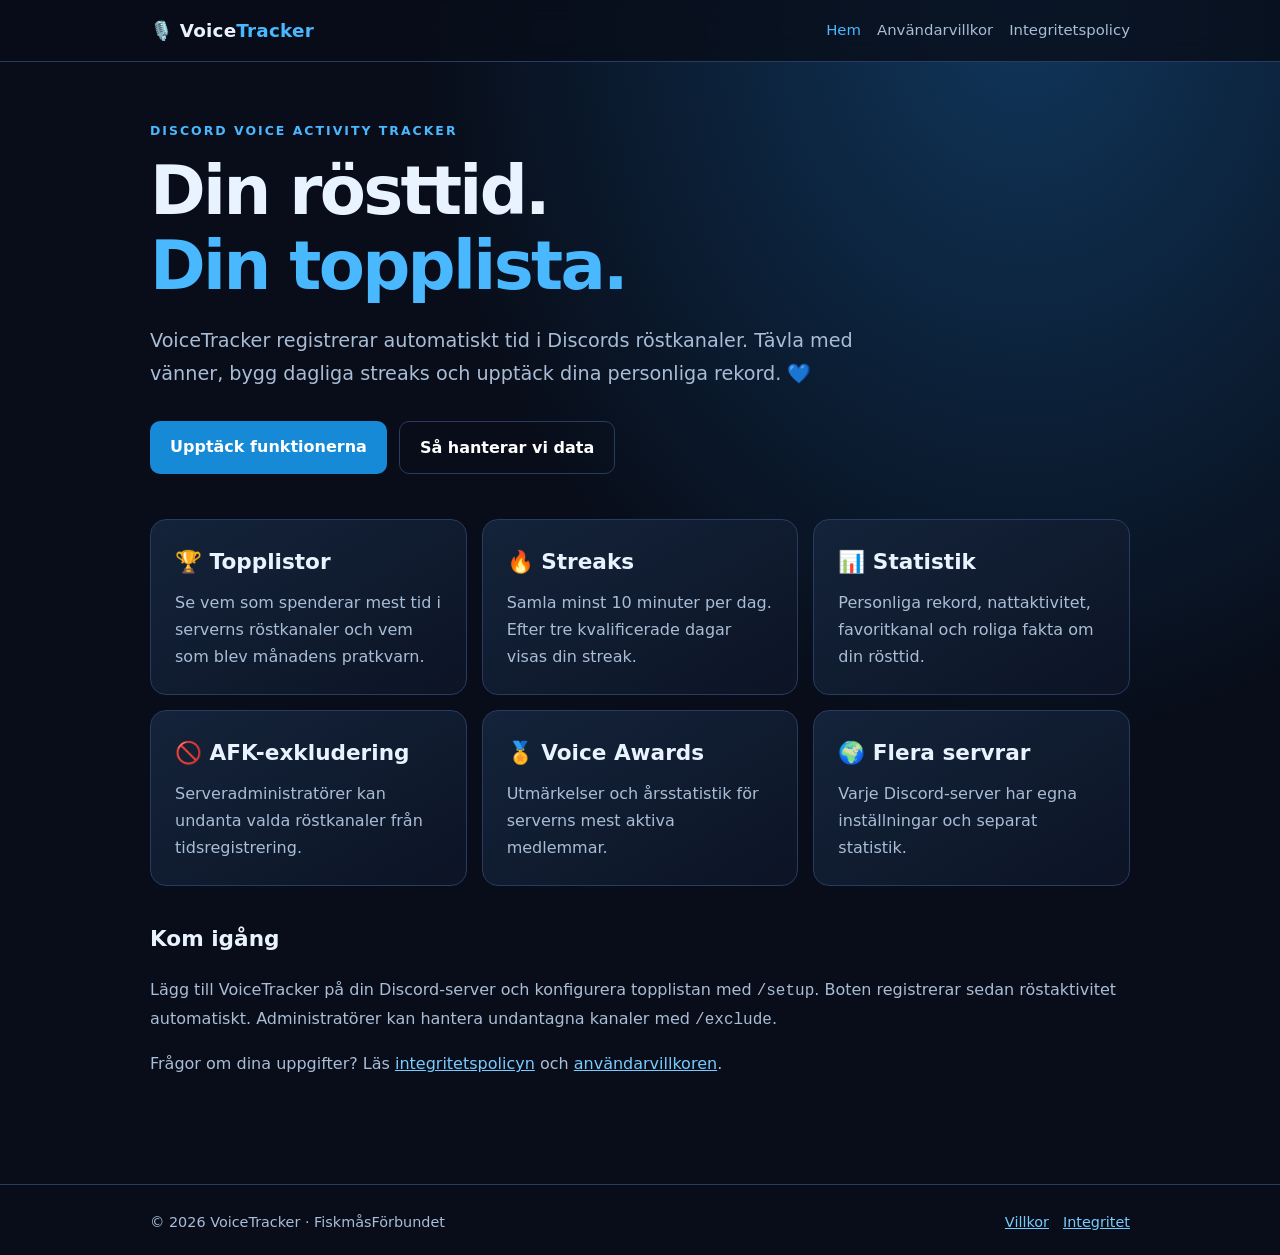
<file: index.html>
<!doctype html><html lang="sv"><head><meta charset="utf-8"><meta name="viewport" content="width=device-width,initial-scale=1"><meta name="description" content="VoiceTracker mäter röstaktivitet på Discord med topplistor, streaks och statistik."><title>VoiceTracker – Discord Voice Statistics</title><link rel="stylesheet" href="style.css"></head><body><header><div class="wrap nav"><a class="brand" href="index.html">🎙️ Voice<span>Tracker</span></a><nav aria-label="Huvudmeny"><a href="index.html" aria-current="page">Hem</a><a href="terms.html">Användarvillkor</a><a href="privacy.html">Integritetspolicy</a></nav></div></header><main class="wrap"><div class="eyebrow">Discord Voice Activity Tracker</div><h1>Din rösttid.<br><span class="highlight">Din topplista.</span></h1><p class="lead">VoiceTracker registrerar automatiskt tid i Discords röstkanaler. Tävla med vänner, bygg dagliga streaks och upptäck dina personliga rekord. 💙</p><div class="actions"><a class="btn" href="#funktioner">Upptäck funktionerna</a><a class="btn alt" href="privacy.html">Så hanterar vi data</a></div><section id="funktioner" class="grid" aria-label="Funktioner"><article class="card"><h2>🏆 Topplistor</h2><p>Se vem som spenderar mest tid i serverns röstkanaler och vem som blev månadens pratkvarn.</p></article><article class="card"><h2>🔥 Streaks</h2><p>Samla minst 10 minuter per dag. Efter tre kvalificerade dagar visas din streak.</p></article><article class="card"><h2>📊 Statistik</h2><p>Personliga rekord, nattaktivitet, favoritkanal och roliga fakta om din rösttid.</p></article><article class="card"><h2>🚫 AFK-exkludering</h2><p>Serveradministratörer kan undanta valda röstkanaler från tidsregistrering.</p></article><article class="card"><h2>🏅 Voice Awards</h2><p>Utmärkelser och årsstatistik för serverns mest aktiva medlemmar.</p></article><article class="card"><h2>🌍 Flera servrar</h2><p>Varje Discord-server har egna inställningar och separat statistik.</p></article></section><h2>Kom igång</h2><p>Lägg till VoiceTracker på din Discord-server och konfigurera topplistan med <code>/setup</code>. Boten registrerar sedan röstaktivitet automatiskt. Administratörer kan hantera undantagna kanaler med <code>/exclude</code>.</p><p>Frågor om dina uppgifter? Läs <a href="privacy.html">integritetspolicyn</a> och <a href="terms.html">användarvillkoren</a>.</p></main><footer><div class="wrap foot"><span>© 2026 VoiceTracker · FiskmåsFörbundet</span><span><a href="terms.html">Villkor</a><a href="privacy.html">Integritet</a></span></div></footer></body></html>
</file>
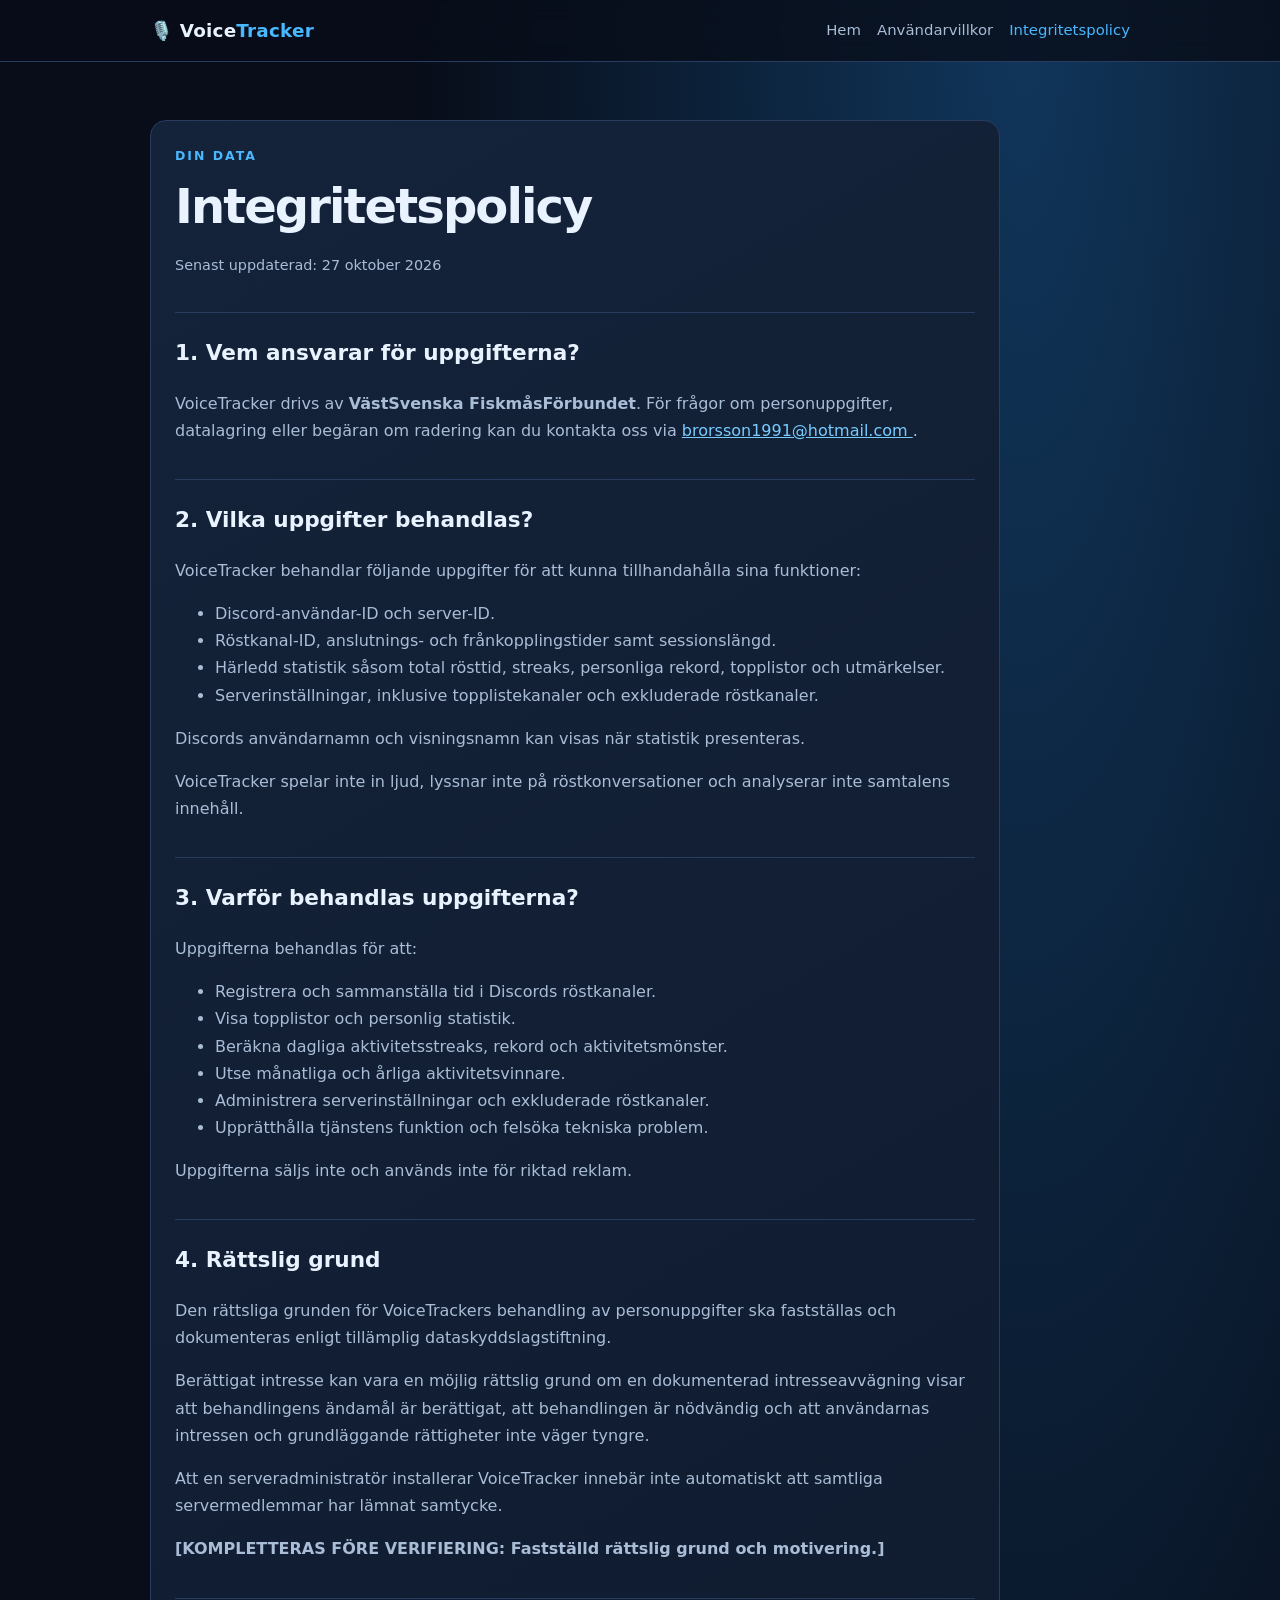
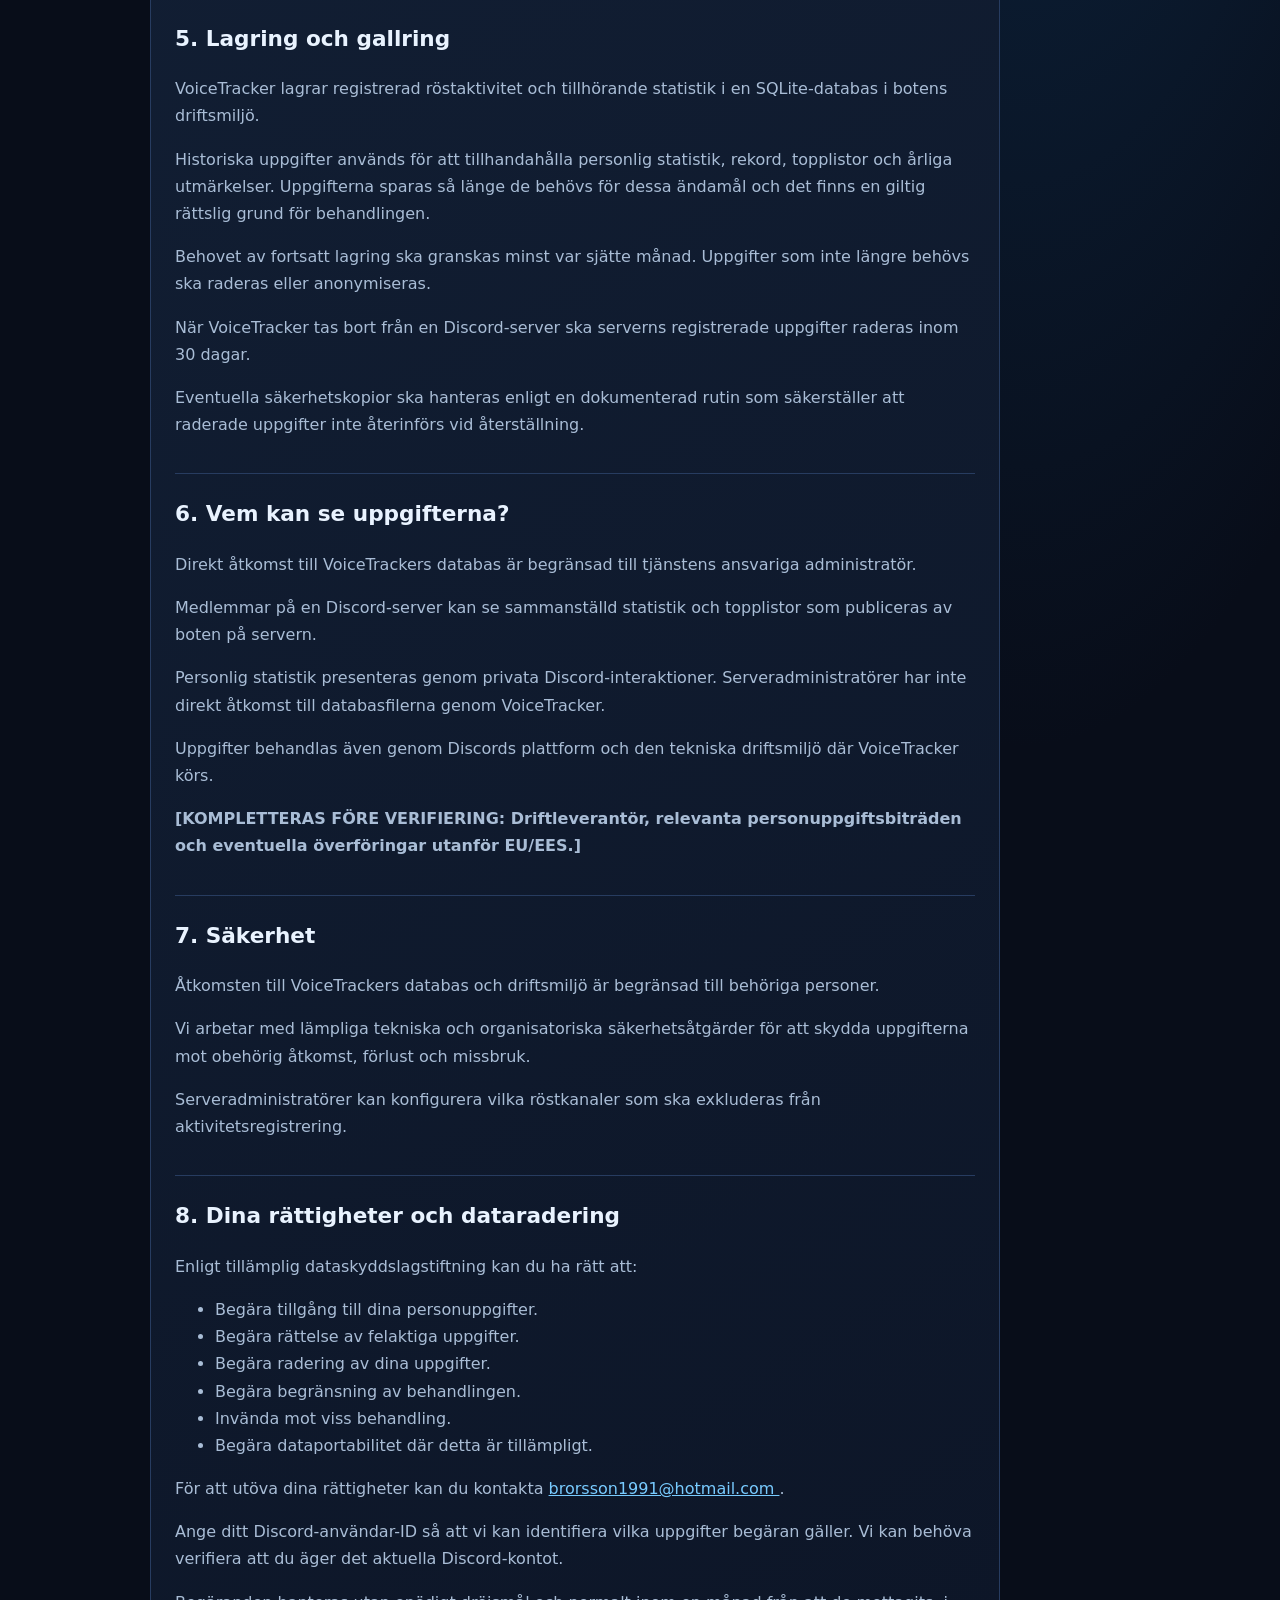
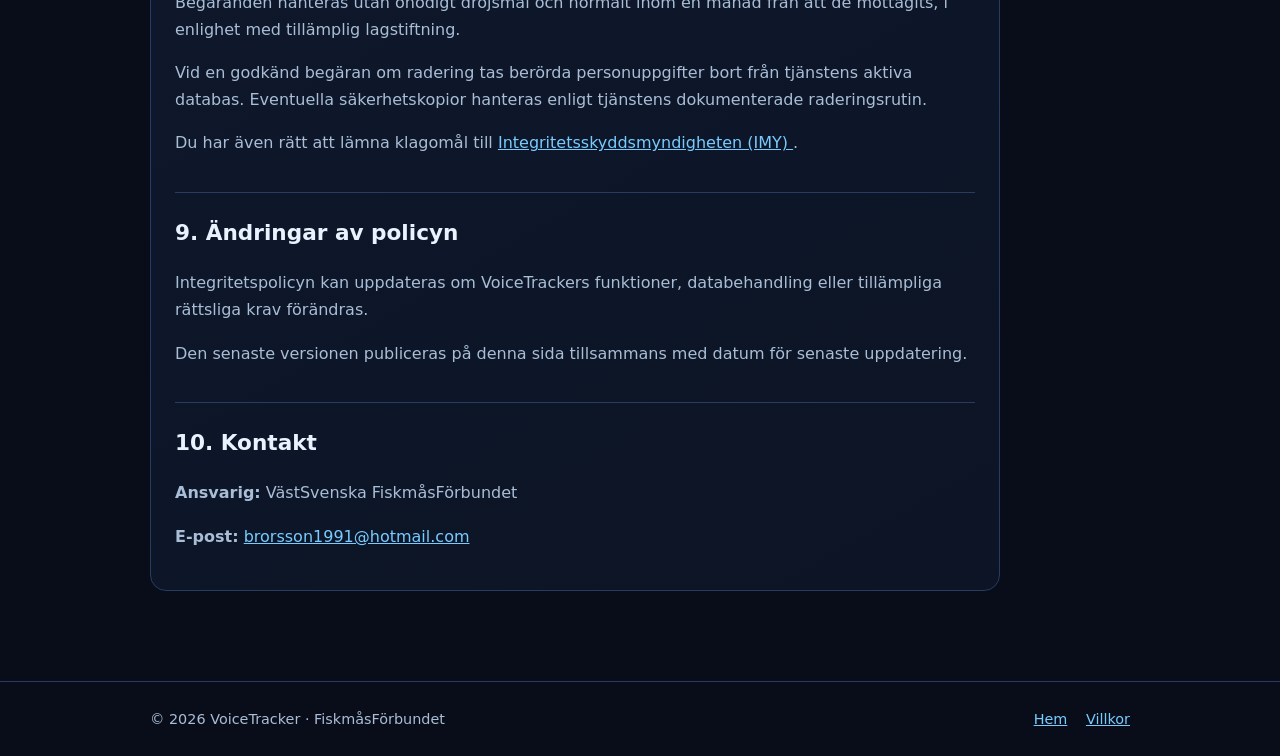
<file: privacy.html>
<!doctype html>
<html lang="sv">
    <head>
        <meta charset="utf-8" />
        <meta name="viewport" content="width=device-width,initial-scale=1" />
        <title>Integritetspolicy – VoiceTracker</title>
        <link rel="stylesheet" href="style.css" />
    </head>
    <body>
        <header>
            <div class="wrap nav">
                <a class="brand" href="index.html">
                    🎙️ Voice<span>Tracker</span>
                </a>
                <nav aria-label="Huvudmeny">
                    <a href="index.html">Hem</a>
                    <a href="terms.html">Användarvillkor</a>
                    <a href="privacy.html" aria-current="page">
                        Integritetspolicy
                    </a>
                </nav>
            </div>
        </header>

        <main class="wrap">
            <article class="legal">
                <div class="eyebrow">Din data</div>
                <h1>Integritetspolicy</h1>
                <p class="meta">
                    Senast uppdaterad: 27 oktober 2026
                </p>

                <h2>1. Vem ansvarar för uppgifterna?</h2>
                <p>
                    VoiceTracker drivs av
                    <strong>VästSvenska FiskmåsFörbundet</strong>.
                    För frågor om personuppgifter, datalagring
                    eller begäran om radering kan du kontakta
                    oss via
                    <a href="mailto:brorsson1991@hotmail.com">
                        brorsson1991@hotmail.com
                    </a>.
                </p>

                <h2>2. Vilka uppgifter behandlas?</h2>
                <p>
                    VoiceTracker behandlar följande uppgifter
                    för att kunna tillhandahålla sina funktioner:
                </p>
                <ul>
                    <li>Discord-användar-ID och server-ID.</li>
                    <li>
                        Röstkanal-ID, anslutnings- och
                        frånkopplingstider samt sessionslängd.
                    </li>
                    <li>
                        Härledd statistik såsom total rösttid,
                        streaks, personliga rekord, topplistor
                        och utmärkelser.
                    </li>
                    <li>
                        Serverinställningar, inklusive
                        topplistekanaler och exkluderade
                        röstkanaler.
                    </li>
                </ul>
                <p>
                    Discords användarnamn och visningsnamn kan
                    visas när statistik presenteras.
                </p>
                <p>
                    VoiceTracker spelar inte in ljud, lyssnar
                    inte på röstkonversationer och analyserar
                    inte samtalens innehåll.
                </p>

                <h2>3. Varför behandlas uppgifterna?</h2>
                <p>
                    Uppgifterna behandlas för att:
                </p>
                <ul>
                    <li>
                        Registrera och sammanställa tid i
                        Discords röstkanaler.
                    </li>
                    <li>
                        Visa topplistor och personlig statistik.
                    </li>
                    <li>
                        Beräkna dagliga aktivitetsstreaks,
                        rekord och aktivitetsmönster.
                    </li>
                    <li>
                        Utse månatliga och årliga
                        aktivitetsvinnare.
                    </li>
                    <li>
                        Administrera serverinställningar och
                        exkluderade röstkanaler.
                    </li>
                    <li>
                        Upprätthålla tjänstens funktion och
                        felsöka tekniska problem.
                    </li>
                </ul>
                <p>
                    Uppgifterna säljs inte och används inte
                    för riktad reklam.
                </p>

                <h2>4. Rättslig grund</h2>
                <p>
                    Den rättsliga grunden för VoiceTrackers
                    behandling av personuppgifter ska
                    fastställas och dokumenteras enligt
                    tillämplig dataskyddslagstiftning.
                </p>
                <p>
                    Berättigat intresse kan vara en möjlig
                    rättslig grund om en dokumenterad
                    intresseavvägning visar att behandlingens
                    ändamål är berättigat, att behandlingen
                    är nödvändig och att användarnas
                    intressen och grundläggande rättigheter
                    inte väger tyngre.
                </p>
                <p>
                    Att en serveradministratör installerar
                    VoiceTracker innebär inte automatiskt
                    att samtliga servermedlemmar har
                    lämnat samtycke.
                </p>
                <p>
                    <strong>
                        [KOMPLETTERAS FÖRE VERIFIERING:
                        Fastställd rättslig grund och
                        motivering.]
                    </strong>
                </p>

                <h2>5. Lagring och gallring</h2>
                <p>
                    VoiceTracker lagrar registrerad
                    röstaktivitet och tillhörande statistik
                    i en SQLite-databas i botens driftsmiljö.
                </p>
                <p>
                    Historiska uppgifter används för att
                    tillhandahålla personlig statistik,
                    rekord, topplistor och årliga
                    utmärkelser. Uppgifterna sparas så länge
                    de behövs för dessa ändamål och det
                    finns en giltig rättslig grund för
                    behandlingen.
                </p>
                <p>
                    Behovet av fortsatt lagring ska granskas
                    minst var sjätte månad. Uppgifter som
                    inte längre behövs ska raderas eller
                    anonymiseras.
                </p>
                <p>
                    När VoiceTracker tas bort från en
                    Discord-server ska serverns registrerade
                    uppgifter raderas inom 30 dagar.
                </p>
                <p>
                    Eventuella säkerhetskopior ska hanteras
                    enligt en dokumenterad rutin som
                    säkerställer att raderade uppgifter
                    inte återinförs vid återställning.
                </p>

                <h2>6. Vem kan se uppgifterna?</h2>
                <p>
                    Direkt åtkomst till VoiceTrackers
                    databas är begränsad till tjänstens
                    ansvariga administratör.
                </p>
                <p>
                    Medlemmar på en Discord-server kan se
                    sammanställd statistik och topplistor
                    som publiceras av boten på servern.
                </p>
                <p>
                    Personlig statistik presenteras genom
                    privata Discord-interaktioner.
                    Serveradministratörer har inte direkt
                    åtkomst till databasfilerna genom
                    VoiceTracker.
                </p>
                <p>
                    Uppgifter behandlas även genom Discords
                    plattform och den tekniska driftsmiljö
                    där VoiceTracker körs.
                </p>
                <p>
                    <strong>
                        [KOMPLETTERAS FÖRE VERIFIERING:
                        Driftleverantör, relevanta
                        personuppgiftsbiträden och
                        eventuella överföringar utanför
                        EU/EES.]
                    </strong>
                </p>

                <h2>7. Säkerhet</h2>
                <p>
                    Åtkomsten till VoiceTrackers databas
                    och driftsmiljö är begränsad till
                    behöriga personer.
                </p>
                <p>
                    Vi arbetar med lämpliga tekniska och
                    organisatoriska säkerhetsåtgärder
                    för att skydda uppgifterna mot
                    obehörig åtkomst, förlust och missbruk.
                </p>
                <p>
                    Serveradministratörer kan konfigurera
                    vilka röstkanaler som ska exkluderas
                    från aktivitetsregistrering.
                </p>

                <h2>8. Dina rättigheter och dataradering</h2>
                <p>
                    Enligt tillämplig dataskyddslagstiftning
                    kan du ha rätt att:
                </p>
                <ul>
                    <li>
                        Begära tillgång till dina
                        personuppgifter.
                    </li>
                    <li>
                        Begära rättelse av felaktiga uppgifter.
                    </li>
                    <li>
                        Begära radering av dina uppgifter.
                    </li>
                    <li>
                        Begära begränsning av behandlingen.
                    </li>
                    <li>
                        Invända mot viss behandling.
                    </li>
                    <li>
                        Begära dataportabilitet där
                        detta är tillämpligt.
                    </li>
                </ul>
                <p>
                    För att utöva dina rättigheter kan du
                    kontakta
                    <a href="mailto:brorsson1991@hotmail.com">
                        brorsson1991@hotmail.com
                    </a>.
                </p>
                <p>
                    Ange ditt Discord-användar-ID så att vi
                    kan identifiera vilka uppgifter
                    begäran gäller. Vi kan behöva verifiera
                    att du äger det aktuella Discord-kontot.
                </p>
                <p>
                    Begäranden hanteras utan onödigt
                    dröjsmål och normalt inom en månad
                    från att de mottagits, i enlighet
                    med tillämplig lagstiftning.
                </p>
                <p>
                    Vid en godkänd begäran om radering
                    tas berörda personuppgifter bort
                    från tjänstens aktiva databas.
                    Eventuella säkerhetskopior hanteras
                    enligt tjänstens dokumenterade
                    raderingsrutin.
                </p>
                <p>
                    Du har även rätt att lämna klagomål
                    till
                    <a href="https://www.imy.se/"
                       target="_blank"
                       rel="noopener noreferrer">
                        Integritetsskyddsmyndigheten (IMY)
                    </a>.
                </p>

                <h2>9. Ändringar av policyn</h2>
                <p>
                    Integritetspolicyn kan uppdateras
                    om VoiceTrackers funktioner,
                    databehandling eller tillämpliga
                    rättsliga krav förändras.
                </p>
                <p>
                    Den senaste versionen publiceras
                    på denna sida tillsammans med
                    datum för senaste uppdatering.
                </p>

                <h2>10. Kontakt</h2>
                <p>
                    <strong>Ansvarig:</strong>
                    VästSvenska FiskmåsFörbundet
                </p>
                <p>
                    <strong>E-post:</strong>
                    <a href="mailto:brorsson1991@hotmail.com">
                        brorsson1991@hotmail.com
                    </a>
                </p>
            </article>
        </main>

        <footer>
            <div class="wrap foot">
                <span>
                    © 2026 VoiceTracker · FiskmåsFörbundet
                </span>
                <span>
                    <a href="index.html">Hem</a>
                    <a href="terms.html">Villkor</a>
                </span>
            </div>
        </footer>
    </body>
</html>
</file>
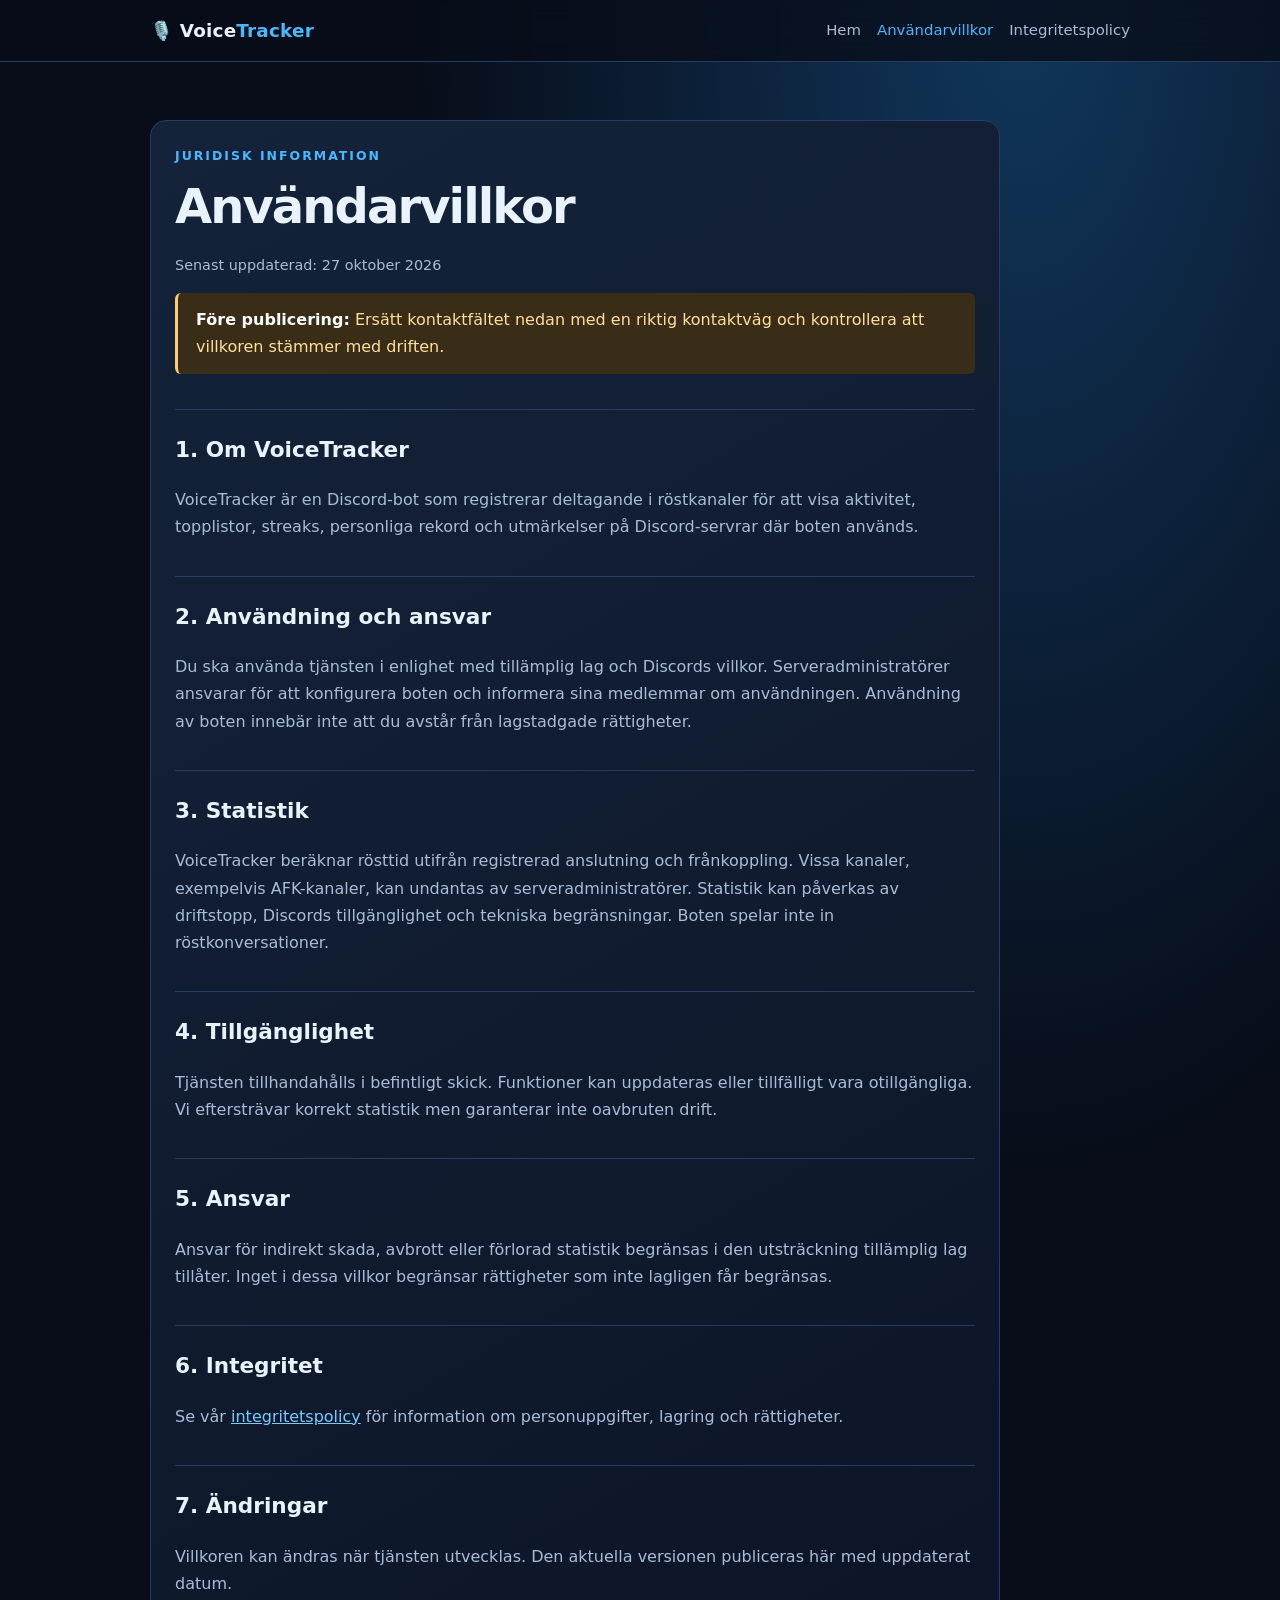
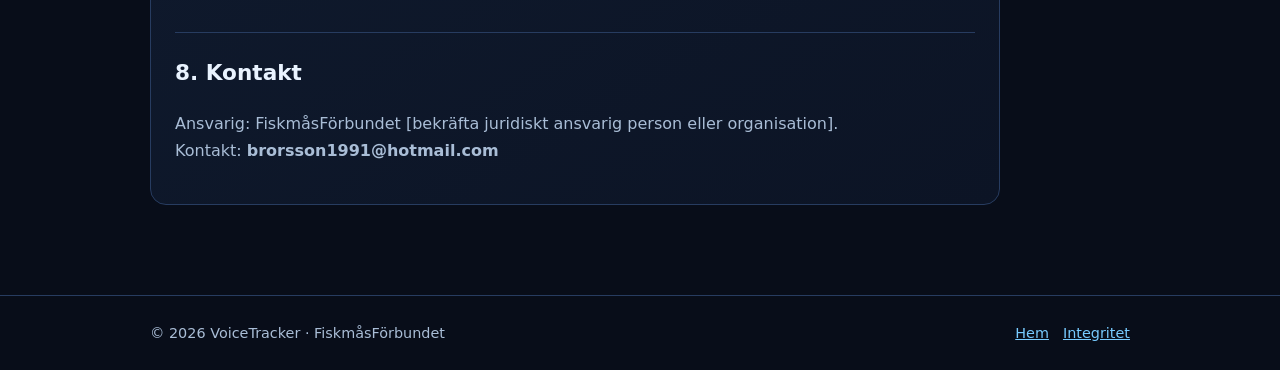
<file: terms.html>
<!doctype html>
<html lang="sv">
    <head>
        <meta charset="utf-8" />
        <meta name="viewport" content="width=device-width,initial-scale=1" />
        <title>Användarvillkor – VoiceTracker</title>
        <link rel="stylesheet" href="style.css" />
    </head>
    <body>
        <header>
            <div class="wrap nav">
                <a class="brand" href="index.html">🎙️ Voice<span>Tracker</span></a>
                <nav aria-label="Huvudmeny">
                    <a href="index.html">Hem</a><a href="terms.html" aria-current="page">Användarvillkor</a
                    ><a href="privacy.html">Integritetspolicy</a>
                </nav>
            </div>
        </header>
        <main class="wrap">
            <article class="legal">
                <div class="eyebrow">Juridisk information</div>
                <h1>Användarvillkor</h1>
                <p class="meta">Senast uppdaterad: 27 oktober 2026</p>
                <p class="notice">
                    <strong>Före publicering:</strong> Ersätt kontaktfältet nedan med en riktig kontaktväg och
                    kontrollera att villkoren stämmer med driften.
                </p>
                <h2>1. Om VoiceTracker</h2>
                <p>
                    VoiceTracker är en Discord-bot som registrerar deltagande i röstkanaler för att visa aktivitet,
                    topplistor, streaks, personliga rekord och utmärkelser på Discord-servrar där boten används.
                </p>
                <h2>2. Användning och ansvar</h2>
                <p>
                    Du ska använda tjänsten i enlighet med tillämplig lag och Discords villkor. Serveradministratörer
                    ansvarar för att konfigurera boten och informera sina medlemmar om användningen. Användning av boten
                    innebär inte att du avstår från lagstadgade rättigheter.
                </p>
                <h2>3. Statistik</h2>
                <p>
                    VoiceTracker beräknar rösttid utifrån registrerad anslutning och frånkoppling. Vissa kanaler,
                    exempelvis AFK-kanaler, kan undantas av serveradministratörer. Statistik kan påverkas av driftstopp,
                    Discords tillgänglighet och tekniska begränsningar. Boten spelar inte in röstkonversationer.
                </p>
                <h2>4. Tillgänglighet</h2>
                <p>
                    Tjänsten tillhandahålls i befintligt skick. Funktioner kan uppdateras eller tillfälligt vara
                    otillgängliga. Vi eftersträvar korrekt statistik men garanterar inte oavbruten drift.
                </p>
                <h2>5. Ansvar</h2>
                <p>
                    Ansvar för indirekt skada, avbrott eller förlorad statistik begränsas i den utsträckning tillämplig
                    lag tillåter. Inget i dessa villkor begränsar rättigheter som inte lagligen får begränsas.
                </p>
                <h2>6. Integritet</h2>
                <p>
                    Se vår <a href="privacy.html">integritetspolicy</a> för information om personuppgifter, lagring och
                    rättigheter.
                </p>
                <h2>7. Ändringar</h2>
                <p>
                    Villkoren kan ändras när tjänsten utvecklas. Den aktuella versionen publiceras här med uppdaterat
                    datum.
                </p>
                <h2>8. Kontakt</h2>
                <p>
                    Ansvarig: FiskmåsFörbundet [bekräfta juridiskt ansvarig person eller organisation].<br />Kontakt:
                    <strong>brorsson1991@hotmail.com</strong>
                </p>
            </article>
        </main>
        <footer>
            <div class="wrap foot">
                <span>© 2026 VoiceTracker · FiskmåsFörbundet</span
                ><span><a href="index.html">Hem</a><a href="privacy.html">Integritet</a></span>
            </div>
        </footer>
    </body>
</html>
</file>
<file: style.css>
:root{color-scheme:dark;--bg:#080d19;--surface:#111b30;--border:#273c60;--text:#e9f3ff;--muted:#a9bdd6;--blue:#49b8ff}*{box-sizing:border-box}html{scroll-behavior:smooth}body{margin:0;background:radial-gradient(ellipse at 80% 0%,#10365b 0%,transparent 42%),var(--bg);font:16px/1.7 system-ui,-apple-system,Segoe UI,sans-serif;color:var(--text)}a{color:#78cbff}a:hover{color:#b5e5ff}.wrap{width:min(980px,calc(100% - 36px));margin:auto}header{border-bottom:1px solid var(--border);background:#080d19c9;position:sticky;top:0;backdrop-filter:blur(12px);z-index:2}.nav{display:flex;align-items:center;justify-content:space-between;gap:15px;padding:15px 0}.brand{font-size:1.15rem;font-weight:800;text-decoration:none;color:var(--text);letter-spacing:.2px}.brand span{color:var(--blue)}nav{display:flex;gap:16px;flex-wrap:wrap}nav a{text-decoration:none;color:var(--muted);font-size:.93rem}nav a[aria-current=page]{color:var(--blue)}main{padding:58px 0 90px}.eyebrow{color:var(--blue);text-transform:uppercase;font-size:.78rem;letter-spacing:2px;font-weight:700}h1{font-size:clamp(2.2rem,6vw,4.2rem);line-height:1.13;letter-spacing:-.04em;margin:12px 0 20px}h2{margin-top:35px;font-size:1.35rem}p,li{color:var(--muted)}.lead{font-size:1.2rem;max-width:720px}.highlight{color:var(--blue)}.actions{display:flex;gap:12px;flex-wrap:wrap;margin-top:30px}.btn{display:inline-block;padding:12px 20px;border-radius:10px;background:#1689d7;color:#fff;text-decoration:none;font-weight:700}.btn.alt{background:transparent;border:1px solid var(--border)}.grid{display:grid;grid-template-columns:repeat(3,1fr);gap:15px;margin-top:45px}.card,.legal{border:1px solid var(--border);background:linear-gradient(150deg,#14233a,#0c1425);border-radius:16px;padding:24px}.card h2{margin:0 0 8px}.card p{margin:0}.legal{max-width:850px}.legal h1{font-size:clamp(2rem,5vw,3rem)}.legal h2{border-top:1px solid var(--border);padding-top:22px}.notice{border-left:3px solid #ffce70;background:#3a2d18;padding:13px 18px;border-radius:6px;color:#ffdf9c}.notice strong{color:#fff}.meta{font-size:.9rem;color:var(--muted)}footer{border-top:1px solid var(--border);padding:25px 0;color:var(--muted);font-size:.9rem}.foot{display:flex;justify-content:space-between;gap:15px;flex-wrap:wrap}.foot a{margin-left:14px}@media(max-width:650px){.nav{align-items:flex-start;flex-direction:column}.grid{grid-template-columns:1fr}main{padding-top:35px}.card,.legal{padding:20px}}
</file>
